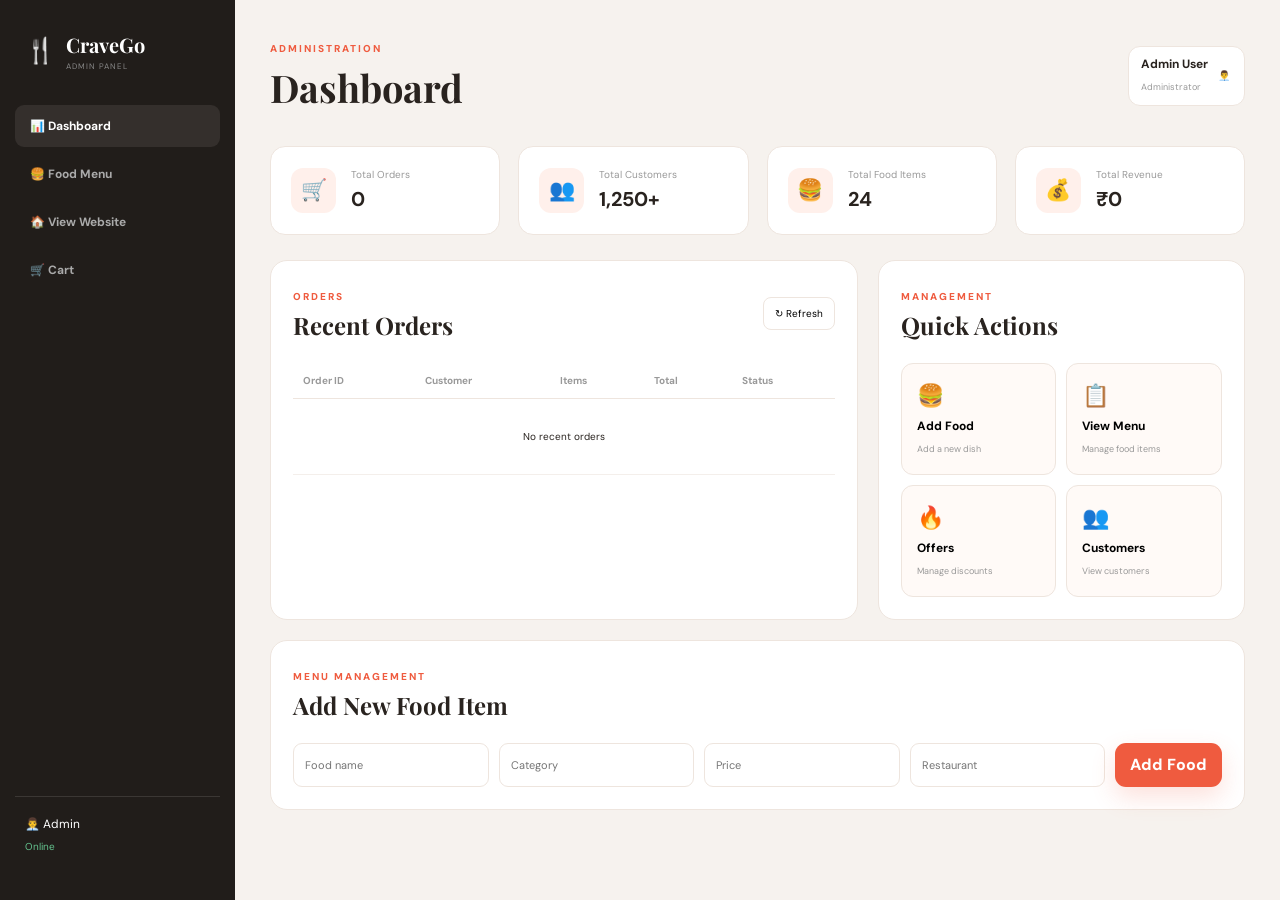
<file: admin.html>
<!DOCTYPE html>
<html lang="en">

<head>

    <meta charset="UTF-8">
    <meta name="viewport" content="width=device-width, initial-scale=1.0">

    <title>CraveGo | Admin Dashboard</title>

    <link rel="stylesheet" href="style.css">

    <link href="https://fonts.googleapis.com/css2?family=DM+Sans:wght@400;500;600;700;800&family=Playfair+Display:wght@600;700;800&display=swap" rel="stylesheet">

</head>

<body class="admin-body">


<div class="admin-sidebar">

    <div class="admin-brand">

        🍴

        <div>
            <strong>CraveGo</strong>
            <small>ADMIN PANEL</small>
        </div>

    </div>


    <a href="admin.html" class="admin-link active">
        📊 Dashboard
    </a>

    <a href="menu.html" class="admin-link">
        🍔 Food Menu
    </a>

    <a href="index.html" class="admin-link">
        🏠 View Website
    </a>

    <a href="cart.html" class="admin-link">
        🛒 Cart
    </a>


    <div class="admin-sidebar-bottom">

        <span>
            👨‍💼 Admin
        </span>

        <small>
            Online
        </small>

    </div>

</div>


<main class="admin-main">


    <div class="admin-top">

        <div>

            <span>ADMINISTRATION</span>

            <h1>
                Dashboard
            </h1>

        </div>


        <div class="admin-profile">

            <div>
                <strong>Admin User</strong>
                <small>Administrator</small>
            </div>

            <span>
                👨‍💼
            </span>

        </div>

    </div>


    <!-- STATISTICS -->

    <div class="admin-stats">

        <div class="admin-stat-card">

            <div class="admin-stat-icon">
                🛒
            </div>

            <div>
                <span>Total Orders</span>
                <strong id="adminOrders">
                    0
                </strong>
            </div>

        </div>


        <div class="admin-stat-card">

            <div class="admin-stat-icon">
                👥
            </div>

            <div>
                <span>Total Customers</span>
                <strong>
                    1,250+
                </strong>
            </div>

        </div>


        <div class="admin-stat-card">

            <div class="admin-stat-icon">
                🍔
            </div>

            <div>
                <span>Total Food Items</span>
                <strong>
                    24
                </strong>
            </div>

        </div>


        <div class="admin-stat-card">

            <div class="admin-stat-icon">
                💰
            </div>

            <div>
                <span>Total Revenue</span>
                <strong id="adminRevenue">
                    ₹0
                </strong>
            </div>

        </div>

    </div>


    <!-- DASHBOARD GRID -->

    <div class="admin-dashboard-grid">


        <!-- RECENT ORDERS -->

        <section class="admin-panel">

            <div class="panel-header">

                <div>
                    <span>ORDERS</span>

                    <h2>
                        Recent Orders
                    </h2>
                </div>

                <button
                    class="admin-small-btn"
                    id="refreshOrders">
                    ↻ Refresh
                </button>

            </div>


            <div class="order-table-wrapper">

                <table>

                    <thead>

                        <tr>
                            <th>Order ID</th>
                            <th>Customer</th>
                            <th>Items</th>
                            <th>Total</th>
                            <th>Status</th>
                        </tr>

                    </thead>

                    <tbody id="adminOrdersTable">

                    </tbody>

                </table>

            </div>

        </section>


        <!-- QUICK ACTIONS -->

        <section class="admin-panel">

            <div class="panel-header">

                <div>

                    <span>MANAGEMENT</span>

                    <h2>
                        Quick Actions
                    </h2>

                </div>

            </div>


            <div class="quick-actions">

                <button id="addFoodBtn">
                    <span>🍔</span>
                    <strong>Add Food</strong>
                    <small>Add a new dish</small>
                </button>


                <button id="viewMenuBtn">
                    <span>📋</span>
                    <strong>View Menu</strong>
                    <small>Manage food items</small>
                </button>


                <button id="offersBtn">
                    <span>🔥</span>
                    <strong>Offers</strong>
                    <small>Manage discounts</small>
                </button>


                <button id="customersBtn">
                    <span>👥</span>
                    <strong>Customers</strong>
                    <small>View customers</small>
                </button>

            </div>

        </section>

    </div>


    <!-- ADD FOOD -->

    <section class="admin-panel add-food-panel">

        <div class="panel-header">

            <div>

                <span>MENU MANAGEMENT</span>

                <h2>
                    Add New Food Item
                </h2>

            </div>

        </div>


        <div class="admin-form">

            <input
                type="text"
                id="newFoodName"
                placeholder="Food name">


            <input
                type="text"
                id="newFoodCategory"
                placeholder="Category">


            <input
                type="number"
                id="newFoodPrice"
                placeholder="Price">


            <input
                type="text"
                id="newFoodRestaurant"
                placeholder="Restaurant">


            <button
                class="btn primary-btn"
                id="saveFoodBtn">

                Add Food

            </button>

        </div>

    </section>


</main>


<div id="toast" class="toast">
    Done ✓
</div>


<script src="javascript.js"></script>

</body>
</html>
</file>
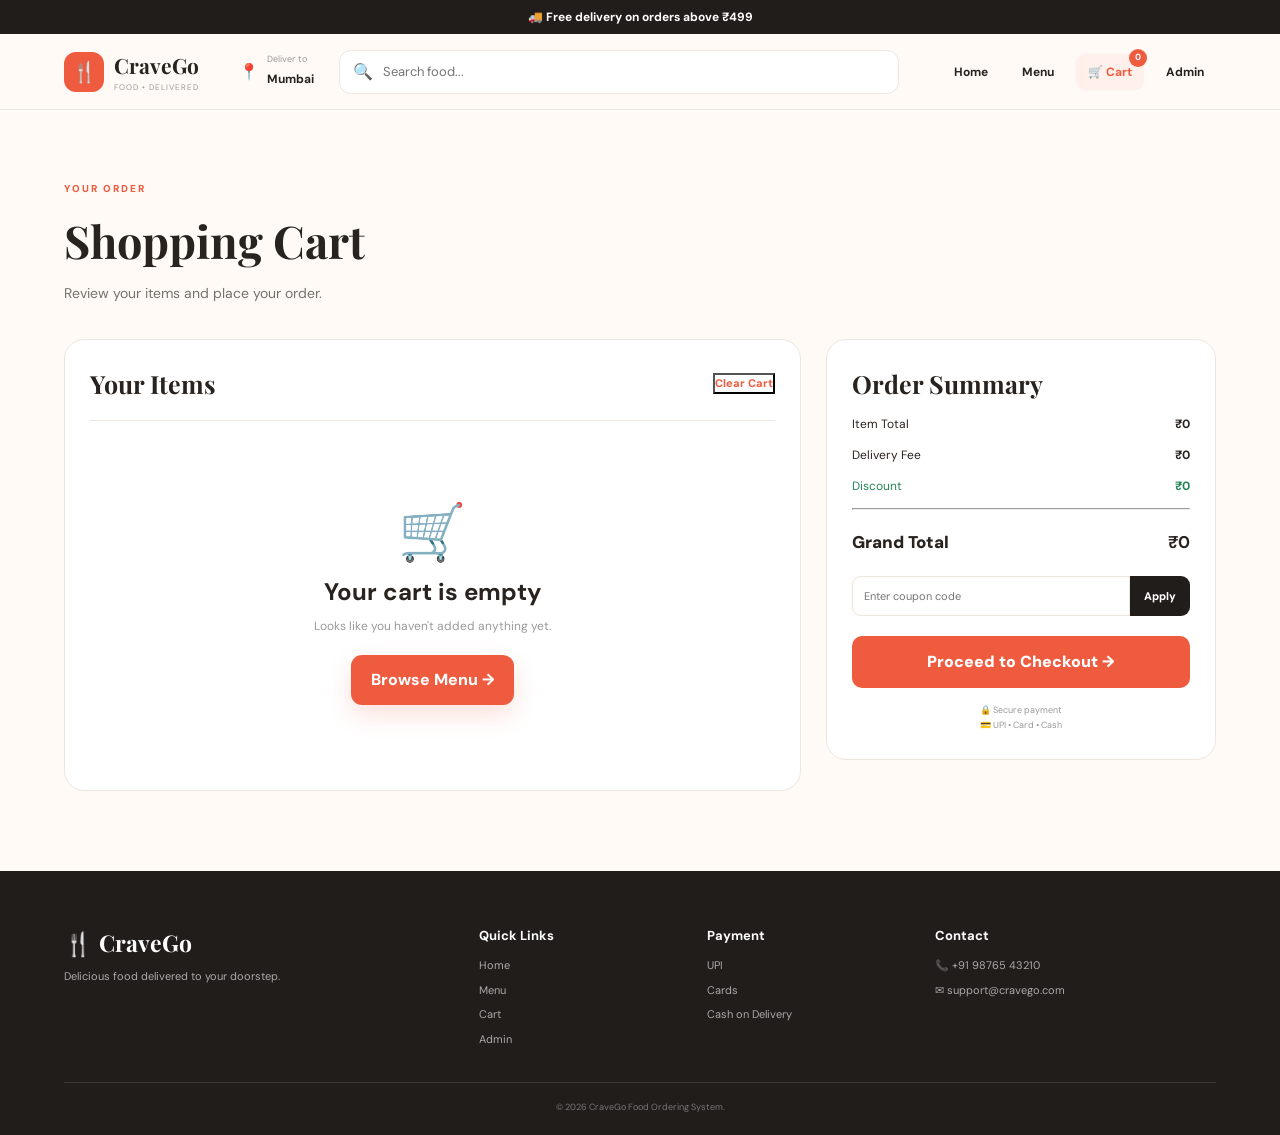
<file: cart.html>
<!DOCTYPE html>
<html lang="en">

<head>

    <meta charset="UTF-8">
    <meta name="viewport" content="width=device-width, initial-scale=1.0">

    <title>CraveGo | Cart</title>

    <link rel="stylesheet" href="style.css">

    <link href="https://fonts.googleapis.com/css2?family=DM+Sans:wght@400;500;600;700;800&family=Playfair+Display:wght@600;700;800&display=swap" rel="stylesheet">

</head>

<body>


<div class="top-bar">
    🚚 Free delivery on orders above ₹499
</div>


<header class="navbar">

    <a href="index.html" class="logo">

        <span>🍴</span>

        <div>
            <strong>CraveGo</strong>
            <small>FOOD • DELIVERED</small>
        </div>

    </a>


    <div class="location">

        📍

        <div>
            <small>Deliver to</small>
            <strong>Mumbai</strong>
        </div>

    </div>


    <div class="search-box">

        🔍

        <input
            type="text"
            placeholder="Search food..."
            id="cartSearch">

    </div>


    <nav>

        <a href="index.html">
            Home
        </a>

        <a href="menu.html">
            Menu
        </a>

        <a href="cart.html" class="active">
            🛒 Cart
            <span class="nav-count" id="cartCount">0</span>
        </a>

        <a href="admin.html">
            Admin
        </a>

    </nav>

</header>


<main class="cart-page">

    <div class="page-title">

        <span>YOUR ORDER</span>

        <h1>
            Shopping Cart
        </h1>

        <p>
            Review your items and place your order.
        </p>

    </div>


    <div class="cart-layout">


        <!-- CART ITEMS -->

        <section class="cart-box">

            <div class="cart-box-header">

                <h2>
                    Your Items
                </h2>

                <button
                    id="clearCart"
                    class="clear-cart">
                    Clear Cart
                </button>

            </div>


            <div id="cartItems">

                <!-- JavaScript will add items -->

            </div>


            <div
                class="cart-empty-page"
                id="cartEmpty">

                <div>🛒</div>

                <h2>
                    Your cart is empty
                </h2>

                <p>
                    Looks like you haven't added anything yet.
                </p>

                <a
                    href="menu.html"
                    class="btn primary-btn">
                    Browse Menu →
                </a>

            </div>

        </section>


        <!-- SUMMARY -->

        <aside class="summary-box">

            <h2>
                Order Summary
            </h2>


            <div class="summary-line">

                <span>
                    Item Total
                </span>

                <strong id="itemTotal">
                    ₹0
                </strong>

            </div>


            <div class="summary-line">

                <span>
                    Delivery Fee
                </span>

                <strong id="deliveryFee">
                    ₹0
                </strong>

            </div>


            <div class="summary-line discount-line">

                <span>
                    Discount
                </span>

                <strong id="discount">
                    - ₹0
                </strong>

            </div>


            <hr>


            <div class="summary-total">

                <span>
                    Grand Total
                </span>

                <strong id="grandTotal">
                    ₹0
                </strong>

            </div>


            <div class="coupon-box">

                <input
                    type="text"
                    id="couponInput"
                    placeholder="Enter coupon code">

                <button id="couponBtn">
                    Apply
                </button>

            </div>


            <button
                class="checkout-button"
                id="checkoutButton">

                Proceed to Checkout →

            </button>


            <div class="secure-payment">

                🔒 Secure payment

                <br>

                💳 UPI • Card • Cash

            </div>

        </aside>

    </div>

</main>


<!-- CHECKOUT MODAL -->

<div
    class="modal-overlay"
    id="checkoutModal">

    <div class="modal">

        <button
            class="modal-close"
            id="closeCheckout">
            ×
        </button>


        <h2>
            Complete Your Order
        </h2>

        <p>
            Enter your delivery details.
        </p>


        <label>
            Full Name
        </label>

        <input
            type="text"
            id="customerName"
            placeholder="Enter your name">


        <label>
            Mobile Number
        </label>

        <input
            type="text"
            id="customerPhone"
            placeholder="10 digit mobile number">


        <label>
            Delivery Address
        </label>

        <textarea
            id="customerAddress"
            placeholder="House no., street, area, city..."
            rows="4">
        </textarea>


        <label>
            Payment Method
        </label>

        <select id="paymentMethod">

            <option value="UPI">
                UPI
            </option>

            <option value="Card">
                Credit / Debit Card
            </option>

            <option value="Cash">
                Cash on Delivery
            </option>

        </select>


        <button
            class="btn primary-btn full-btn"
            id="placeOrder">

            Place Order 🎉

        </button>

    </div>

</div>


<footer>

    <div class="footer-grid">

        <div>

            <div class="footer-logo">
                🍴 <strong>CraveGo</strong>
            </div>

            <p>
                Delicious food delivered to your doorstep.
            </p>

        </div>


        <div>

            <h4>Quick Links</h4>

            <a href="index.html">Home</a>
            <a href="menu.html">Menu</a>
            <a href="cart.html">Cart</a>
            <a href="admin.html">Admin</a>

        </div>


        <div>

            <h4>Payment</h4>

            <p>UPI</p>
            <p>Cards</p>
            <p>Cash on Delivery</p>

        </div>


        <div>

            <h4>Contact</h4>

            <p>📞 +91 98765 43210</p>
            <p>✉ support@cravego.com</p>

        </div>

    </div>


    <div class="copyright">
        © 2026 CraveGo Food Ordering System.
    </div>

</footer>


<div id="toast" class="toast">
    Success ✓
</div>


<script src="javascript.js"></script>

</body>
</html>
</file>
<file: style.css>
/* ================================
   GLOBAL
================================ */

* {
    margin: 0;
    padding: 0;
    box-sizing: border-box;
}

:root {
    --dark: #211d1a;
    --text: #29231f;
    --muted: #77706b;
    --cream: #fffaf5;
    --white: #ffffff;
    --orange: #ef5b3f;
    --orange-light: #fff0eb;
    --green: #248454;
    --border: #eee5de;
    --shadow: 0 15px 45px rgba(50, 35, 25, 0.09);
}

html {
    scroll-behavior: smooth;
}

body {
    font-family: "DM Sans", sans-serif;
    color: var(--text);
    background: var(--cream);
    line-height: 1.5;
}

a {
    text-decoration: none;
    color: inherit;
}

button,
input,
select,
textarea {
    font: inherit;
}

button {
    cursor: pointer;
}


/* ================================
   TOP BAR
================================ */

.top-bar {
    height: 34px;
    background: var(--dark);
    color: white;

    display: flex;
    justify-content: center;
    align-items: center;

    font-size: 12px;
    font-weight: 700;
}


/* ================================
   NAVBAR
================================ */

.navbar {
    min-height: 76px;

    display: flex;
    align-items: center;
    gap: 25px;

    padding: 12px 5%;

    background: rgba(255, 250, 245, 0.96);

    border-bottom: 1px solid var(--border);

    position: sticky;
    top: 0;

    z-index: 50;

    backdrop-filter: blur(15px);
}

.logo {
    display: flex;
    align-items: center;
    gap: 10px;

    min-width: 150px;
}

.logo > span {
    width: 40px;
    height: 40px;

    border-radius: 12px;

    background: var(--orange);
    color: white;

    display: grid;
    place-items: center;

    font-size: 20px;
}

.logo strong {
    display: block;

    font-family: "Playfair Display";

    font-size: 21px;
}

.logo small {
    display: block;

    color: #999;

    font-size: 8px;

    letter-spacing: 1px;
}


.location {
    display: flex;
    align-items: center;
    gap: 8px;

    white-space: nowrap;
}

.location small {
    display: block;

    color: #999;

    font-size: 9px;
}

.location strong {
    font-size: 12px;
}


.search-box {
    height: 44px;

    flex: 1;

    max-width: 560px;

    display: flex;
    align-items: center;
    gap: 10px;

    padding: 0 13px;

    background: white;

    border: 1px solid var(--border);

    border-radius: 12px;

    color: #999;
}

.search-box input {
    border: 0;
    outline: 0;

    width: 100%;

    background: transparent;

    font-size: 13px;
}


.navbar nav {
    display: flex;
    align-items: center;
    gap: 10px;

    margin-left: auto;
}

.navbar nav a {
    padding: 9px 12px;

    border-radius: 9px;

    font-size: 12px;

    font-weight: 700;

    position: relative;
}

.navbar nav a:hover,
.navbar nav a.active {
    color: var(--orange);
    background: var(--orange-light);
}

.nav-count {
    position: absolute;

    top: -5px;
    right: -3px;

    min-width: 18px;
    height: 18px;

    display: grid;
    place-items: center;

    border-radius: 50%;

    background: var(--orange);
    color: white;

    font-size: 9px;
}


/* ================================
   BUTTONS
================================ */

.btn {
    border: 0;
    border-radius: 11px;

    padding: 13px 20px;

    font-weight: 800;

    display: inline-block;

    transition: 0.2s;
}

.primary-btn {
    background: var(--orange);
    color: white;

    box-shadow: 0 10px 25px rgba(239, 91, 63, 0.18);
}

.primary-btn:hover {
    transform: translateY(-2px);
    background: #d94d35;
}

.secondary-btn {
    background: white;

    color: var(--dark);

    border: 1px solid var(--border);
}

.secondary-btn:hover {
    transform: translateY(-2px);
    box-shadow: var(--shadow);
}


/* ================================
   HERO
================================ */

.hero {
    min-height: 610px;

    margin: 0 5%;

    display: grid;

    grid-template-columns: 1fr 1fr;

    align-items: center;

    gap: 60px;
}

.hero-content {
    max-width: 600px;
}

.hero-small-title {
    color: var(--orange);

    font-size: 11px;

    font-weight: 800;

    letter-spacing: 2px;
}

.hero h1 {
    font-family: "Playfair Display";

    font-size: 75px;

    line-height: 0.98;

    letter-spacing: -3px;

    margin: 18px 0;
}

.hero h1 span {
    color: var(--orange);
}

.hero p {
    max-width: 500px;

    color: var(--muted);

    font-size: 16px;

    line-height: 1.7;
}

.hero-buttons {
    display: flex;
    gap: 12px;

    margin: 30px 0;
}

.hero-stats {
    display: flex;
    gap: 35px;
}

.hero-stats strong {
    display: block;
    font-size: 18px;
}

.hero-stats span {
    color: #999;
    font-size: 11px;
}


/* HERO IMAGES */

.hero-images {
    height: 500px;

    position: relative;
}

.hero-main-image {
    width: 75%;
    height: 88%;

    position: absolute;

    right: 4%;
    top: 5%;

    overflow: hidden;

    border-radius: 35px;

    transform: rotate(2deg);

    box-shadow: var(--shadow);
}

.hero-main-image img {
    width: 100%;
    height: 100%;

    object-fit: cover;
}

.floating-food {
    width: 145px;
    height: 145px;

    position: absolute;

    overflow: hidden;

    border: 8px solid var(--cream);

    border-radius: 25px;

    box-shadow: var(--shadow);

    z-index: 3;
}

.floating-food img {
    width: 100%;
    height: 100%;

    object-fit: cover;
}

.food-one {
    left: 0;
    bottom: 4%;

    transform: rotate(-7deg);
}

.food-two {
    right: 0;
    top: 0;

    transform: rotate(7deg);
}

.delivery-card {
    position: absolute;

    left: 30px;
    bottom: 25px;

    z-index: 5;

    background: white;

    padding: 13px 17px;

    border-radius: 13px;

    display: flex;
    align-items: center;
    gap: 10px;

    box-shadow: var(--shadow);

    font-size: 22px;
}

.delivery-card strong {
    display: block;
    font-size: 12px;
}

.delivery-card small {
    display: block;

    color: #999;

    font-size: 9px;
}


/* ================================
   SECTIONS
================================ */

.section {
    padding: 70px 5%;
}

.light-section {
    background: #f5eee8;
}

.section-heading {
    display: flex;

    justify-content: space-between;
    align-items: end;

    margin-bottom: 28px;
}

.section-heading > div > span,
.page-title > span,
.why-section span,
.offer-content > span,
.admin-top > div > span,
.panel-header span {
    color: var(--orange);

    font-size: 10px;

    font-weight: 800;

    letter-spacing: 2px;
}

.section-heading h2 {
    font-family: "Playfair Display";

    font-size: 34px;

    margin-top: 4px;
}

.view-all {
    color: var(--orange);

    font-size: 12px;

    font-weight: 800;
}


/* ================================
   CATEGORIES
================================ */

.category-grid {
    display: grid;

    grid-template-columns: repeat(6, 1fr);

    gap: 18px;
}

.category-card {
    background: white;

    border: 1px solid var(--border);

    border-radius: 18px;

    padding: 12px;

    text-align: center;

    transition: 0.2s;
}

.category-card:hover {
    transform: translateY(-5px);

    box-shadow: var(--shadow);

    border-color: #f4b2a7;
}

.category-card img {
    width: 100px;
    height: 100px;

    border-radius: 50%;

    object-fit: cover;

    margin-bottom: 8px;
}

.category-card strong {
    display: block;

    font-size: 12px;
}


/* ================================
   RESTAURANTS
================================ */

.restaurant-grid {
    display: grid;

    grid-template-columns: repeat(4, 1fr);

    gap: 18px;
}

.restaurant-card {
    background: white;

    border-radius: 19px;

    overflow: hidden;

    border: 1px solid var(--border);

    transition: 0.25s;
}

.restaurant-card:hover {
    transform: translateY(-5px);

    box-shadow: var(--shadow);
}

.restaurant-card > img {
    width: 100%;
    height: 175px;

    object-fit: cover;
}

.restaurant-content {
    padding: 15px;
}

.restaurant-title {
    display: flex;

    justify-content: space-between;

    align-items: center;
}

.restaurant-title h3 {
    font-size: 15px;
}

.restaurant-title span {
    color: var(--green);

    font-size: 11px;

    font-weight: 800;
}

.restaurant-content p {
    color: #999;

    font-size: 11px;

    margin: 4px 0 12px;
}

.restaurant-info {
    display: flex;

    align-items: center;

    gap: 10px;

    font-size: 10px;

    color: #777;
}

.restaurant-info b {
    color: var(--green);
}


/* ================================
   OFFER
================================ */

.offer-section {
    margin: 30px 5% 80px;

    min-height: 350px;

    display: grid;

    grid-template-columns: 1fr 1fr;

    background: var(--dark);

    color: white;

    border-radius: 30px;

    overflow: hidden;
}

.offer-content {
    padding: 55px;
}

.offer-content h2 {
    font-family: "Playfair Display";

    font-size: 44px;

    line-height: 1.05;

    margin: 12px 0;
}

.offer-content p {
    color: #b9b1ac;

    max-width: 420px;

    margin-bottom: 25px;
}

.offer-image {
    position: relative;

    overflow: hidden;
}

.offer-image img {
    width: 100%;
    height: 100%;

    object-fit: cover;
}

.offer-badge {
    position: absolute;

    top: 25px;
    right: 25px;

    width: 85px;
    height: 85px;

    display: grid;
    place-items: center;

    text-align: center;

    background: var(--orange);

    border-radius: 50%;

    font-size: 18px;

    font-weight: 900;
}

.offer-badge small {
    font-size: 10px;
}


/* ================================
   WHY
================================ */

.why-section {
    padding: 80px 5%;

    background: #f1e8e1;

    display: grid;

    grid-template-columns: 0.8fr 2fr;

    gap: 60px;
}

.why-section h2 {
    font-family: "Playfair Display";

    font-size: 42px;

    line-height: 1.05;

    margin-top: 10px;
}

.why-grid {
    display: grid;

    grid-template-columns: 1fr 1fr;

    gap: 18px;
}

.why-card {
    background: white;

    border-radius: 18px;

    padding: 25px;
}

.why-card div {
    font-size: 25px;
}

.why-card h3 {
    font-size: 15px;

    margin: 8px 0;
}

.why-card p {
    color: #888;

    font-size: 11px;
}


/* ================================
   MENU PAGE
================================ */

.menu-page,
.cart-page {
    padding: 65px 5% 80px;

    min-height: 700px;
}

.page-title {
    margin-bottom: 35px;
}

.page-title h1 {
    font-family: "Playfair Display";

    font-size: 45px;

    margin: 8px 0;
}

.page-title p {
    color: var(--muted);

    font-size: 14px;

    max-width: 650px;
}

.menu-categories {
    display: flex;

    gap: 9px;

    overflow-x: auto;

    padding-bottom: 12px;

    margin-bottom: 25px;
}

.category-filter {
    white-space: nowrap;

    background: white;

    border: 1px solid var(--border);

    padding: 10px 15px;

    border-radius: 10px;

    font-size: 11px;

    font-weight: 800;
}

.category-filter:hover,
.category-filter.active {
    background: var(--orange);

    color: white;

    border-color: var(--orange);
}

.menu-toolbar {
    display: flex;

    justify-content: space-between;

    align-items: center;

    margin-bottom: 22px;
}

.menu-toolbar strong {
    font-size: 13px;
}

.menu-toolbar select {
    background: white;

    border: 1px solid var(--border);

    padding: 10px 14px;

    border-radius: 9px;

    outline: none;
}


/* ================================
   FOOD GRID
================================ */

.food-grid {
    display: grid;

    grid-template-columns: repeat(4, 1fr);

    gap: 20px;
}

.food-card {
    background: white;

    border: 1px solid var(--border);

    border-radius: 18px;

    overflow: hidden;

    transition: 0.2s;
}

.food-card:hover {
    transform: translateY(-4px);

    box-shadow: var(--shadow);
}

.food-image {
    height: 190px;

    position: relative;
}

.food-image img {
    width: 100%;
    height: 100%;

    object-fit: cover;
}

.veg-icon {
    position: absolute;

    left: 12px;
    top: 12px;

    width: 17px;
    height: 17px;

    border: 2px solid var(--green);

    background: white;

    border-radius: 4px;
}

.veg-icon:after {
    content: "";

    width: 7px;
    height: 7px;

    background: var(--green);

    border-radius: 50%;

    position: absolute;

    left: 3px;
    top: 3px;
}

.favorite-btn {
    position: absolute;

    right: 10px;
    top: 10px;

    width: 36px;
    height: 36px;

    border-radius: 50%;

    background: white;

    border: 0;

    font-size: 18px;

    box-shadow: 0 5px 15px #0002;
}

.favorite-btn.active {
    color: var(--orange);
}

.food-info {
    padding: 15px;
}

.food-info h3 {
    font-size: 15px;
}

.food-description {
    color: #999;

    font-size: 10px;

    min-height: 32px;

    margin: 4px 0 10px;
}

.food-bottom {
    display: flex;

    justify-content: space-between;

    align-items: center;
}

.food-price {
    font-weight: 900;
}

.add-food-btn {
    background: white;

    color: var(--orange);

    border: 1px solid var(--orange);

    border-radius: 8px;

    padding: 7px 12px;

    font-size: 10px;

    font-weight: 900;
}

.add-food-btn:hover {
    background: var(--orange);
    color: white;
}

.food-meta {
    display: flex;

    gap: 7px;

    color: #999;

    font-size: 9px;

    margin-top: 10px;
}

.food-rating {
    color: var(--green);

    font-weight: 800;
}

.empty-menu {
    text-align: center;

    padding: 70px;

    display: none;
}

.empty-menu div {
    font-size: 50px;
}


/* ================================
   CART PAGE
================================ */

.cart-layout {
    display: grid;

    grid-template-columns: 1.7fr 0.9fr;

    gap: 25px;

    align-items: start;
}

.cart-box,
.summary-box {
    background: white;

    border: 1px solid var(--border);

    border-radius: 20px;

    padding: 25px;
}

.cart-box-header {
    display: flex;

    justify-content: space-between;

    align-items: center;

    border-bottom: 1px solid var(--border);

    padding-bottom: 18px;

    margin-bottom: 10px;
}

.cart-box-header h2,
.summary-box h2 {
    font-family: "Playfair Display";

    font-size: 25px;
}

.clear-cart {
    background: none;

    color: var(--orange);

    font-size: 11px;

    font-weight: 800;
}

.cart-page-item {
    display: grid;

    grid-template-columns: 85px 1fr auto;

    gap: 15px;

    align-items: center;

    padding: 15px 0;

    border-bottom: 1px solid #f0ebe7;
}

.cart-page-item img {
    width: 85px;
    height: 75px;

    border-radius: 11px;

    object-fit: cover;
}

.cart-page-item h3 {
    font-size: 14px;
}

.cart-page-item p {
    color: #999;

    font-size: 10px;
}

.cart-item-price {
    font-weight: 900;

    font-size: 13px;
}

.quantity {
    display: flex;

    align-items: center;

    gap: 8px;

    margin-top: 7px;
}

.quantity button {
    width: 24px;
    height: 24px;

    border: 1px solid var(--border);

    background: white;

    border-radius: 6px;
}

.quantity span {
    font-size: 11px;

    font-weight: 800;
}

.cart-empty-page {
    text-align: center;

    padding: 60px 20px;
}

.cart-empty-page > div {
    font-size: 55px;
}

.cart-empty-page p {
    color: #999;

    font-size: 12px;

    margin: 7px 0 20px;
}


/* SUMMARY */

.summary-box {
    position: sticky;
    top: 100px;
}

.summary-line,
.summary-total {
    display: flex;

    justify-content: space-between;

    align-items: center;

    margin: 13px 0;

    font-size: 12px;
}

.discount-line {
    color: var(--green);
}

.summary-total {
    font-size: 17px;

    font-weight: 900;

    margin-top: 20px;
}

.coupon-box {
    display: flex;

    margin: 20px 0;
}

.coupon-box input {
    flex: 1;

    border: 1px solid var(--border);

    border-radius: 9px 0 0 9px;

    padding: 11px;

    outline: none;

    font-size: 11px;
}

.coupon-box button {
    background: var(--dark);

    color: white;

    border: 0;

    padding: 0 14px;

    border-radius: 0 9px 9px 0;

    font-size: 11px;

    font-weight: 800;
}

.checkout-button {
    width: 100%;

    padding: 14px;

    background: var(--orange);

    color: white;

    border: 0;

    border-radius: 10px;

    font-weight: 900;
}

.secure-payment {
    text-align: center;

    color: #999;

    font-size: 9px;

    margin-top: 15px;

    line-height: 1.7;
}


/* ================================
   MODAL
================================ */

.modal-overlay {
    position: fixed;

    inset: 0;

    background: rgba(0, 0, 0, 0.65);

    display: none;

    align-items: center;

    justify-content: center;

    padding: 20px;

    z-index: 100;
}

.modal-overlay.show {
    display: flex;
}

.modal {
    width: min(450px, 100%);

    background: white;

    border-radius: 20px;

    padding: 30px;

    position: relative;
}

.modal h2 {
    font-family: "Playfair Display";

    font-size: 28px;
}

.modal > p {
    color: #999;

    font-size: 11px;

    margin: 5px 0 20px;
}

.modal-close {
    position: absolute;

    right: 15px;
    top: 15px;

    width: 35px;
    height: 35px;

    border: 0;

    border-radius: 50%;

    background: #f5f1ed;

    font-size: 20px;
}

.modal label {
    display: block;

    font-size: 11px;

    font-weight: 800;

    margin: 13px 0 6px;
}

.modal input,
.modal textarea,
.modal select {
    width: 100%;

    border: 1px solid var(--border);

    border-radius: 9px;

    padding: 11px;

    outline: none;

    resize: vertical;

    background: white;
}

.full-btn {
    width: 100%;

    margin-top: 20px;
}


/* ================================
   TOAST
================================ */

.toast {
    position: fixed;

    left: 50%;
    bottom: 25px;

    transform: translate(-50%, 100px);

    background: var(--dark);

    color: white;

    padding: 12px 18px;

    border-radius: 10px;

    font-size: 12px;

    opacity: 0;

    transition: 0.3s;

    z-index: 200;
}

.toast.show {
    transform: translate(-50%, 0);

    opacity: 1;
}


/* ================================
   FOOTER
================================ */

footer {
    background: var(--dark);

    color: white;

    padding: 55px 5% 20px;
}

.footer-grid {
    display: grid;

    grid-template-columns: 2fr 1fr 1fr 1.5fr;

    gap: 40px;
}

.footer-logo {
    font-size: 23px;

    font-family: "Playfair Display";
}

.footer-grid p,
.footer-grid a {
    color: #aaa;

    font-size: 11px;

    margin-top: 8px;
}

.footer-grid h4 {
    font-size: 13px;

    margin-bottom: 12px;
}

.footer-grid a {
    display: block;
}

.copyright {
    border-top: 1px solid #3b3734;

    margin-top: 35px;

    padding-top: 18px;

    text-align: center;

    color: #777;

    font-size: 9px;
}


/* =================================================
   ADMIN
================================================= */

.admin-body {
    background: #f6f2ee;

    min-height: 100vh;
}

.admin-sidebar {
    position: fixed;

    left: 0;
    top: 0;

    width: 235px;

    height: 100vh;

    background: var(--dark);

    color: white;

    padding: 25px 15px;

    display: flex;

    flex-direction: column;

    z-index: 20;
}

.admin-brand {
    display: flex;

    align-items: center;

    gap: 10px;

    padding: 5px 10px 30px;

    font-size: 25px;
}

.admin-brand strong {
    display: block;

    font-family: "Playfair Display";

    font-size: 20px;
}

.admin-brand small {
    display: block;

    color: #888;

    font-size: 8px;

    letter-spacing: 1px;
}

.admin-link {
    display: block;

    padding: 12px 15px;

    margin: 3px 0;

    color: #aaa;

    border-radius: 9px;

    font-size: 12px;

    font-weight: 700;
}

.admin-link:hover,
.admin-link.active {
    background: #342f2c;

    color: white;
}

.admin-sidebar-bottom {
    margin-top: auto;

    border-top: 1px solid #3b3734;

    padding: 18px 10px;
}

.admin-sidebar-bottom span {
    display: block;

    font-size: 12px;
}

.admin-sidebar-bottom small {
    color: #64c48f;

    font-size: 10px;
}

.admin-main {
    margin-left: 235px;

    padding: 35px;
}

.admin-top {
    display: flex;

    justify-content: space-between;

    align-items: center;

    margin-bottom: 30px;
}

.admin-top h1 {
    font-family: "Playfair Display";

    font-size: 38px;
}

.admin-profile {
    background: white;

    border: 1px solid var(--border);

    border-radius: 12px;

    padding: 8px 12px;

    display: flex;

    align-items: center;

    gap: 10px;
}

.admin-profile strong {
    display: block;

    font-size: 12px;
}

.admin-profile small {
    color: #999;

    font-size: 9px;
}


/* ADMIN STATS */

.admin-stats {
    display: grid;

    grid-template-columns: repeat(4, 1fr);

    gap: 18px;

    margin-bottom: 25px;
}

.admin-stat-card {
    background: white;

    border: 1px solid var(--border);

    border-radius: 15px;

    padding: 20px;

    display: flex;

    align-items: center;

    gap: 15px;
}

.admin-stat-icon {
    width: 45px;
    height: 45px;

    border-radius: 12px;

    background: var(--orange-light);

    display: grid;
    place-items: center;

    font-size: 21px;
}

.admin-stat-card span {
    display: block;

    color: #999;

    font-size: 10px;
}

.admin-stat-card strong {
    display: block;

    font-size: 20px;

    margin-top: 2px;
}


/* ADMIN GRID */

.admin-dashboard-grid {
    display: grid;

    grid-template-columns: 1.6fr 1fr;

    gap: 20px;

    margin-bottom: 20px;
}

.admin-panel {
    background: white;

    border: 1px solid var(--border);

    border-radius: 17px;

    padding: 22px;
}

.panel-header {
    display: flex;

    justify-content: space-between;

    align-items: center;

    margin-bottom: 20px;
}

.panel-header h2 {
    font-family: "Playfair Display";

    font-size: 24px;
}

.admin-small-btn {
    border: 1px solid var(--border);

    background: white;

    padding: 8px 11px;

    border-radius: 8px;

    font-size: 10px;
}


/* TABLE */

.order-table-wrapper {
    overflow-x: auto;
}

table {
    width: 100%;

    border-collapse: collapse;

    font-size: 10px;
}

th {
    color: #999;

    text-align: left;

    padding: 10px;

    border-bottom: 1px solid var(--border);
}

td {
    padding: 12px 10px;

    border-bottom: 1px solid #f4efeb;
}

.status {
    padding: 5px 8px;

    border-radius: 20px;

    font-size: 9px;

    font-weight: 800;
}

.status.delivered {
    background: #e7f7ed;

    color: var(--green);
}

.status.pending {
    background: #fff4dd;

    color: #a56a00;
}


/* QUICK ACTIONS */

.quick-actions {
    display: grid;

    grid-template-columns: 1fr 1fr;

    gap: 10px;
}

.quick-actions button {
    border: 1px solid var(--border);

    background: #fffaf7;

    border-radius: 12px;

    padding: 15px;

    text-align: left;
}

.quick-actions button:hover {
    border-color: #f3b2a5;

    transform: translateY(-2px);
}

.quick-actions span {
    display: block;

    font-size: 22px;

    margin-bottom: 5px;
}

.quick-actions strong {
    display: block;

    font-size: 12px;
}

.quick-actions small {
    color: #999;

    font-size: 9px;
}


/* ADMIN FORM */

.add-food-panel {
    margin-bottom: 30px;
}

.admin-form {
    display: grid;

    grid-template-columns: repeat(4, 1fr) auto;

    gap: 10px;
}

.admin-form input {
    border: 1px solid var(--border);

    border-radius: 9px;

    padding: 11px;

    outline: none;

    font-size: 11px;
}

.admin-form .btn {
    padding: 10px 15px;
}


/* ================================
   RESPONSIVE
================================ */

@media (max-width: 1100px) {

    .navbar {
        gap: 12px;
    }

    .location {
        display: none;
    }

    .restaurant-grid {
        grid-template-columns: repeat(2, 1fr);
    }

    .food-grid {
        grid-template-columns: repeat(3, 1fr);
    }

    .category-grid {
        grid-template-columns: repeat(3, 1fr);
    }

    .hero h1 {
        font-size: 60px;
    }

    .admin-stats {
        grid-template-columns: repeat(2, 1fr);
    }

}


@media (max-width: 800px) {

    .navbar {
        flex-wrap: wrap;
    }

    .search-box {
        order: 5;

        flex-basis: 100%;

        max-width: none;
    }

    .navbar nav {
        margin-left: auto;
    }

    .navbar nav a {
        padding: 7px;
    }

    .hero {
        grid-template-columns: 1fr;

        padding: 50px 0;
    }

    .hero h1 {
        font-size: 55px;
    }

    .hero-images {
        height: 400px;
    }

    .offer-section {
        grid-template-columns: 1fr;
    }

    .offer-image {
        height: 270px;
    }

    .why-section {
        grid-template-columns: 1fr;
    }

    .footer-grid {
        grid-template-columns: 1fr 1fr;
    }

    .cart-layout {
        grid-template-columns: 1fr;
    }

    .summary-box {
        position: static;
    }

    .food-grid {
        grid-template-columns: repeat(2, 1fr);
    }

    .admin-sidebar {
        position: static;

        width: 100%;

        height: auto;

        flex-direction: row;

        align-items: center;

        overflow-x: auto;
    }

    .admin-brand {
        padding: 5px 15px;
    }

    .admin-sidebar-bottom {
        display: none;
    }

    .admin-main {
        margin-left: 0;

        padding: 20px;
    }

    .admin-dashboard-grid {
        grid-template-columns: 1fr;
    }

    .admin-form {
        grid-template-columns: 1fr 1fr;
    }

}


@media (max-width: 550px) {

    .top-bar {
        font-size: 9px;
    }

    .navbar {
        padding: 10px 4%;
    }

    .logo {
        min-width: auto;
    }

    .logo strong {
        font-size: 18px;
    }

    .navbar nav a {
        font-size: 10px;
    }

    .hero {
        margin: 0 4%;
    }

    .hero h1 {
        font-size: 46px;
    }

    .hero-buttons {
        flex-direction: column;
    }

    .hero-stats {
        gap: 20px;
    }

    .section,
    .menu-page,
    .cart-page {
        padding-left: 4%;
        padding-right: 4%;
    }

    .category-grid {
        grid-template-columns: repeat(2, 1fr);
    }

    .restaurant-grid {
        grid-template-columns: 1fr;
    }

    .food-grid {
        grid-template-columns: 1fr 1fr;

        gap: 10px;
    }

    .food-image {
        height: 140px;
    }

    .food-info {
        padding: 10px;
    }

    .food-info h3 {
        font-size: 12px;
    }

    .add-food-btn {
        padding: 6px 8px;
    }

    .why-grid {
        grid-template-columns: 1fr;
    }

    .footer-grid {
        grid-template-columns: 1fr 1fr;
    }

    .admin-stats {
        grid-template-columns: 1fr;
    }

    .admin-form {
        grid-template-columns: 1fr;
    }

    .admin-top {
        align-items: flex-start;

        gap: 10px;

        flex-direction: column;
    }

}
</file>
